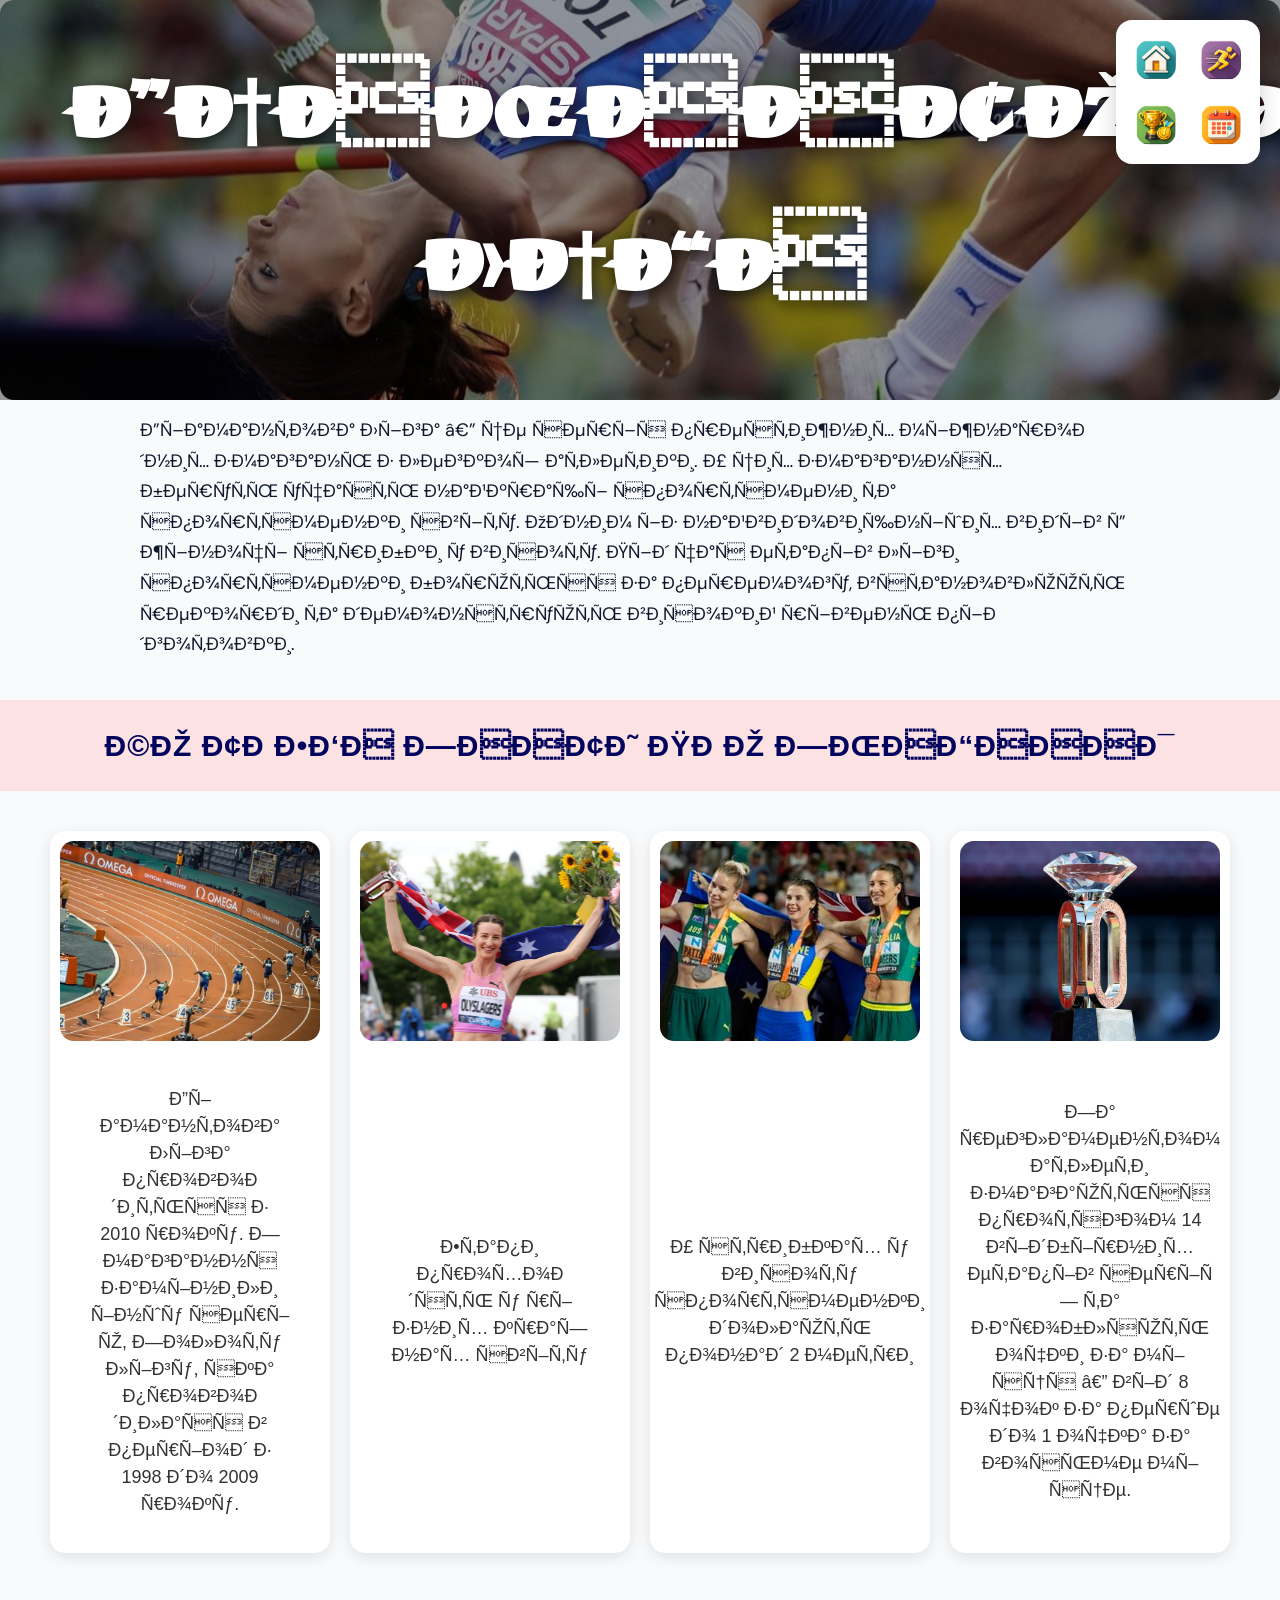
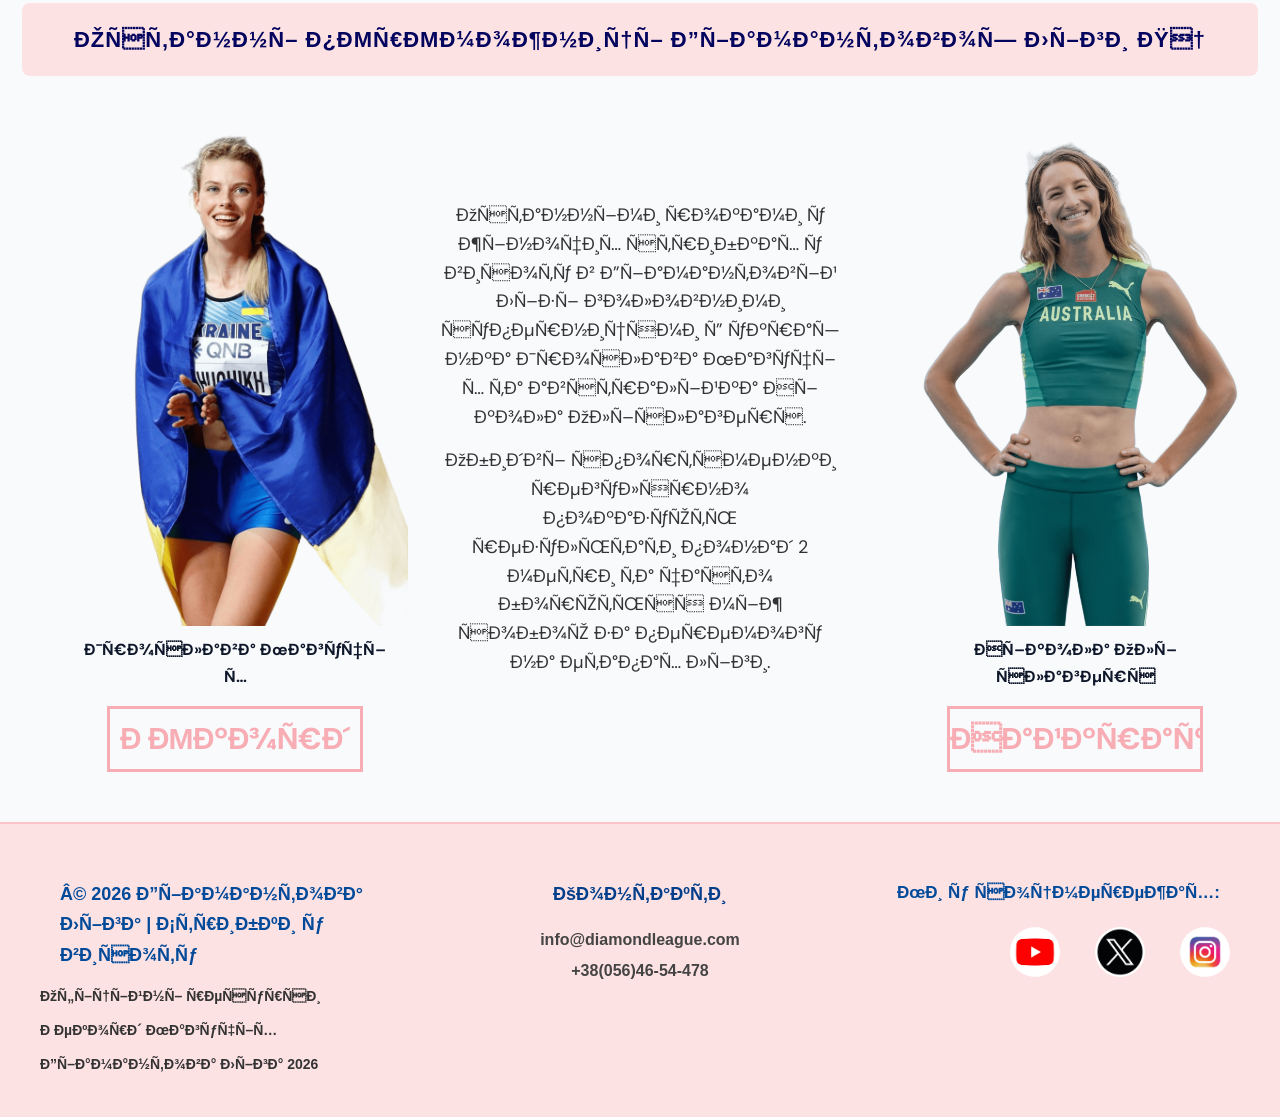
<file: index.html>
<!DOCTYPE html>
<html>

<head>
    <title>Діамантова ліга</title>
    <meta name="description" content="Про змагання та останніх переможниць. ">
    <meta name="keywords" content="Діамантова ліга, легка атлетика, спорт, змагання, стрибки, висота">
    <meta name="description" lang="en" content="About the competition and the last winners. ">
    <meta name="keywords" lang="en" content="Diamond League, athletics,sports, competition, high jump">
    <meta name="robots" content="index, follow">
    <meta http-equiv="Content-Type" content="text/html; charset=windows1251">
    <meta http-equiv="refresh" content="30">
    <link rel="stylesheet" href="style.css">
    <link rel="preconnect" href="https://fonts.googleapis.com">
    <link rel="preconnect" href="https://fonts.gstatic.com" crossorigin>
    <link
        href="https://fonts.googleapis.com/css2?family=Cabin:ital,wght@0,400..700;1,400..700&family=DM+Sans:ital,opsz,wght@0,9..40,100..1000;1,9..40,100..1000&family=Playfair+Display:ital,wght@0,400..900;1,400..900&display=swap"
        rel="stylesheet">

</head>

<body bgcolor="#f8fafc" text="#00000" link="#023e8a" vlink="#023e8a">


    <div class="banner">
        <div class="pos">
            <a href="index.html"><img src="images/home.png"></a>
            <a href="athletes.html"><img src="images/sport.png"></a>
            <a href="record.html"><img src="images/record.png"></a>
            <a href="dl2026.html"><img src="images/calendar.png"></a>
        </div>
        <img src="images/banner1.jpg" alt="banner">
        <div class="banner-text">ДІАМАНТОВА ЛІГА

        </div>
    </div>


    <p>Діамантова Ліга — це серія престижних міжнародних змагань з легкої атлетики. У цих змаганнях беруть участь
        найкращі
        спортсмени та спортсменки світу. Одним із найвидовищніших видів є жіночі стрибки у висоту. Під час етапів
        ліги
        спортсменки борються за перемогу, встановлюють рекорди та демонструють високий рівень підготовки. </p>
    <section class="info-section">
        <h2 class="section-title">ЩО ТРЕБА ЗНАТИ ПРО ЗМАГАННЯ</h2>

        <div class="cards-container">
            <div class="card">
                <img src="images/run.jpg" alt="Діамантова ліга" class="card-img">
                <div class="card-text">
                    <p>Діамантова Ліга проводиться з 2010 року. Змагання замінили іншу серію, Золоту лігу, яка
                        проводилася в період з 1998 до 2009 року.</p>
                </div>
            </div>
            <div class="card">
                <img src="images/olyslagers.jpg" alt="Етапи" class="card-img">
                <div class="card-text">
                    <p>Етапи проходять у різних країнах світу</p>
                </div>
            </div>
            <div class="card">
                <img src="images/image (1).jpg" alt="Стрибки" class="card-img">
                <div class="card-text">
                    <p>У стрибках у висоту спортсменки долають понад 2 метри</p>
                </div>
            </div>
            <div class="card">
                <img src="images/cup.jpg" alt="Регламент" class="card-img">
                <div class="card-text">
                    <p>За регламентом атлети змагаються протягом 14 відбірних етапів серії та заробляють очки за місця —
                        від 8 очок за перше до 1 очка за восьме місце.</p>
                </div>
            </div>
        </div>
    </section>
    <div class="winners">

        <h2 class="section-title">Останні переможниці Діамантової Ліги 🏆</h2>
        <div class="winners-content">

            <div class="winner-card">
                <img src="images/yaroslava.png" alt="Ярослава Магучіх">
                <p class="winner-name">Ярослава Магучіх</p>
                <a class="butt" href="record.html">Рекорд Магучіх</a>
            </div>

            <div class="winner-text">
                <p>
                    Останніми роками у жіночих стрибках у висоту в Діамантовій Лізі головними суперницями є українка
                    Ярослава Магучіх та австралійка Нікола Оліслагерс.
                </p>
                <p>
                    Обидві спортсменки регулярно показують результати понад 2 метри та часто борються між собою за
                    перемогу
                    на етапах ліги.
                </p>
            </div>

            <div class="winner-card">
                <img src="images/nicola.png" alt="Нікола Оліслагерс">
                <p class="winner-name">Нікола Оліслагерс</p>
                <a class="butt" href="athletes.html">Найкращі спортсменки</a>
            </div>
        </div>
    </div>

    <footer class="footer">
        <div class="footer-container">
            <div class="footer-left">
                <p class="footer-copy">© 2026 Діамантова Ліга | Стрибки у висоту</p>
                <nav class="footer-nav">
                    <a href="https://www.diamondleague.com/" target="_blank">Офіційні ресурси</a>
                    <a href="record.html">Рекорд Магучіх</a>
                    <a href="dl2026.html">Діамантова Ліга 2026</a>
                </nav>
            </div>
            <div class="footer-center">
                <p class="footer-title">Контакти</p>
                <div class="footer-links">
                    <a href="#">info@diamondleague.com</a><br>
                    <a href="#">+38(056)46-54-478</a>

                </div>
            </div>
            <div class="footer-right">
                <p class="social-title">Ми у соцмережах:</p>
                <div class="social-icons">
                    <a href="https://www.youtube.com/c/diamondleague" target="_blank">
                        <img src="images/cad6039c053896e2719e664ff6b16705.jpg" alt="YouTube">
                    </a>
                    <a href="https://x.com/Diamond_League" target="_blank">
                        <img src="images/8e72f7331b652b842b0c271ab144d332.jpg" alt="X">
                    </a>
                    <a href="https://www.instagram.com/diamondleagueathletics/" target="_blank">
                        <img src="images/a39858011887b289e54ee4883abce777.jpg" alt="Instagram">
                    </a>
                </div>
            </div>
        </div>
    </footer>


</body>

</html>
</file>
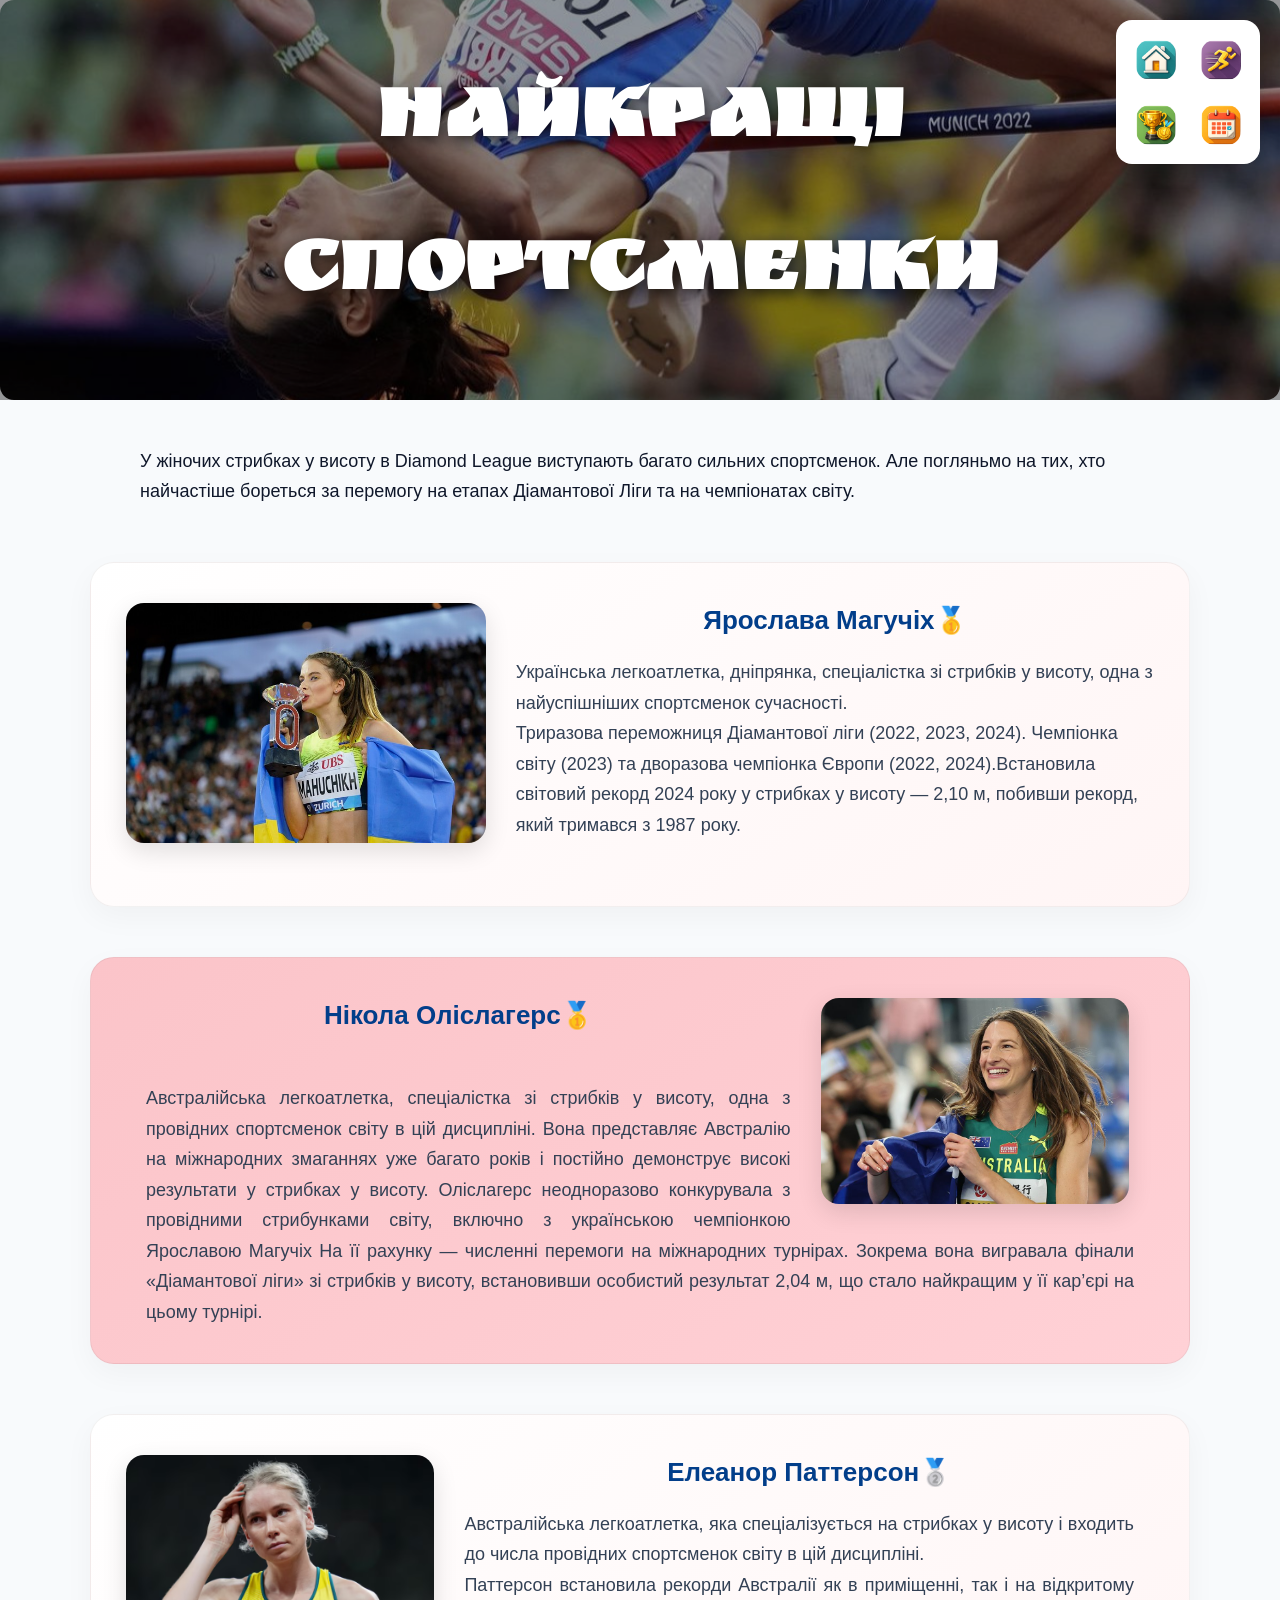
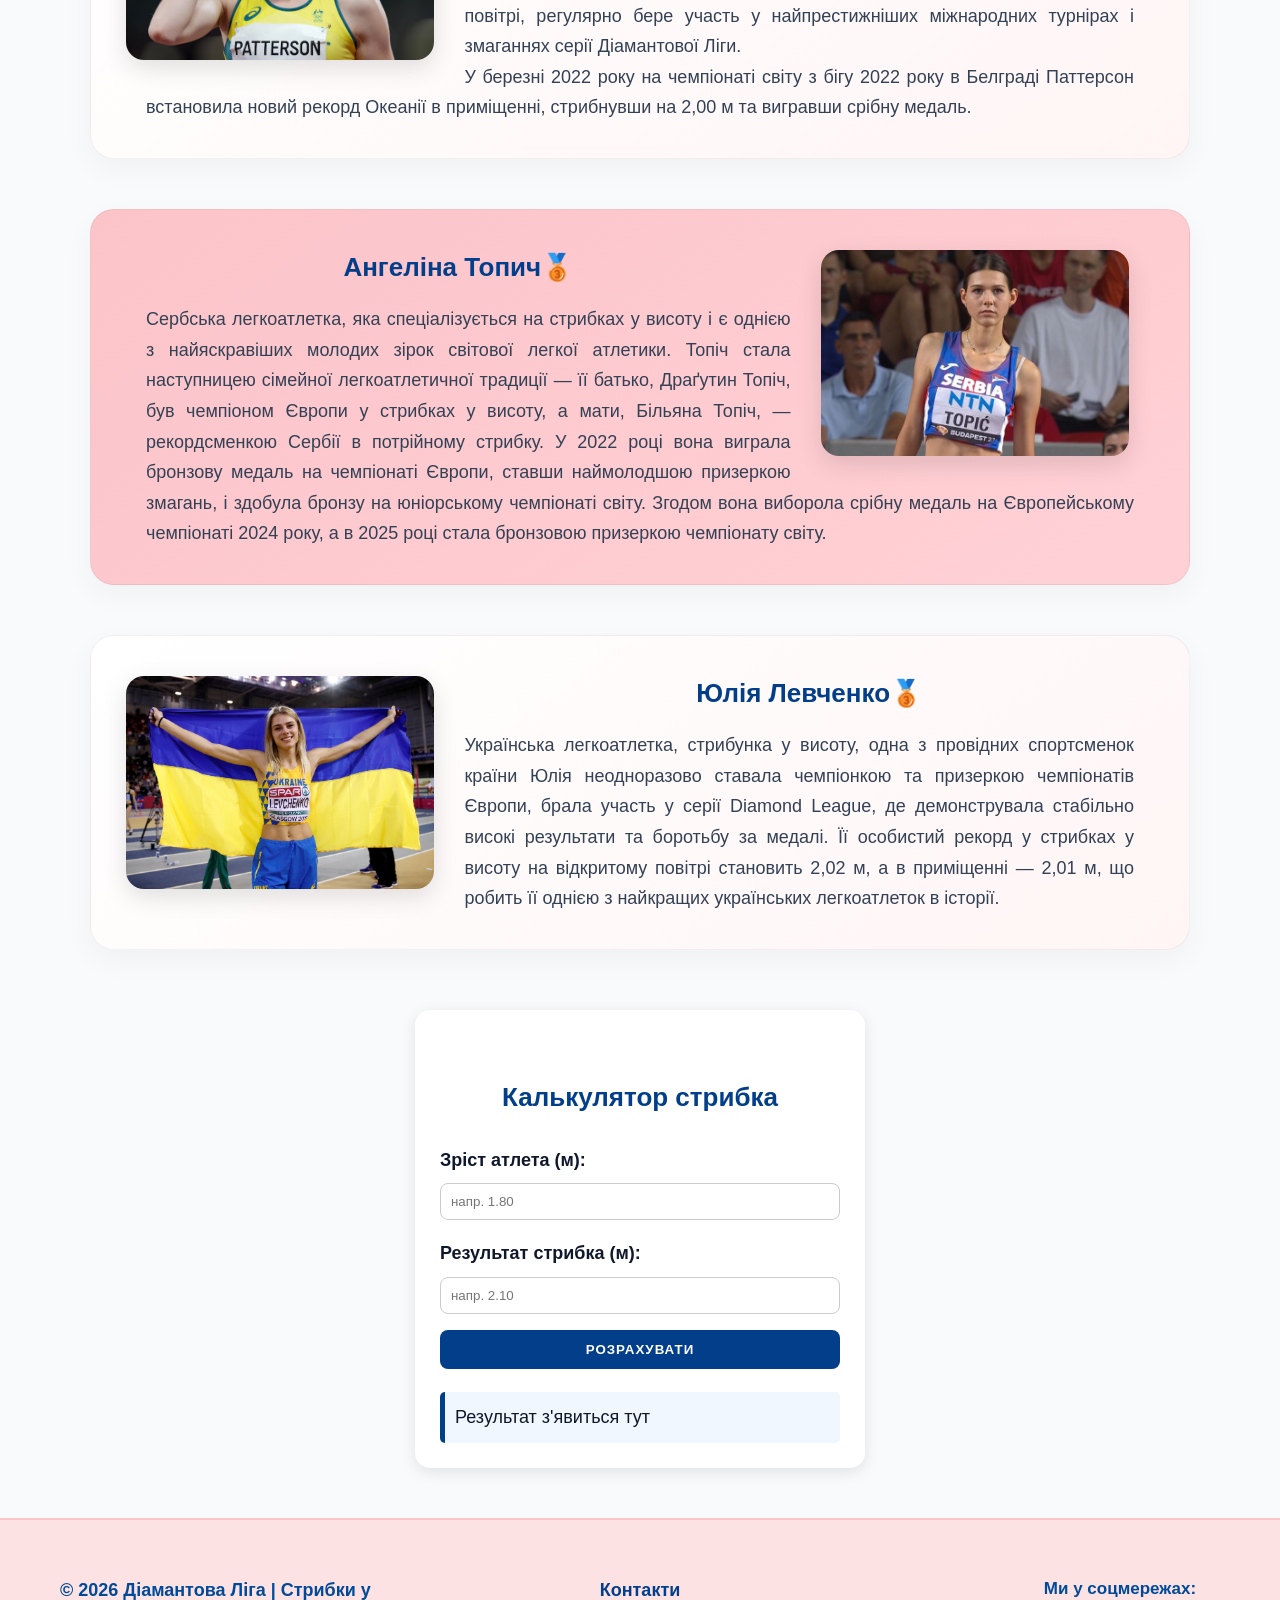
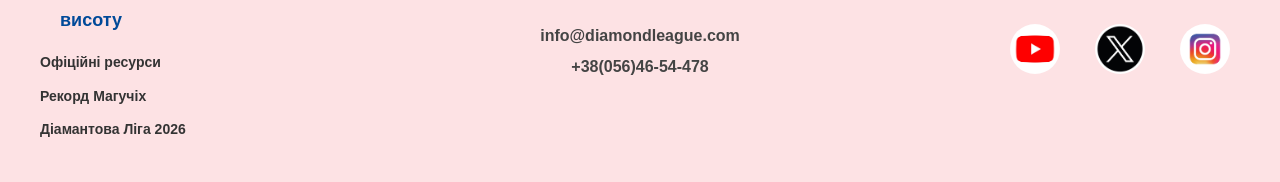
<file: athletes.html>
<!DOCTYPE html>
<html>

<head>
    <title>Найкращі спортсменки</title>
    <link rel="stylesheet" href="style.css">

</head>

<body bgcolor="#f8fafc" text="#00000" link="#023e8a" vlink="#023e8a">
    <div class="pos">
        <a href="index.html"><img src="images/home.png"></a>
        <a href="athletes.html"><img src="images/sport.png"></a>
        <a href="record.html"><img src="images/record.png"></a>
        <a href="dl2026.html"><img src="images/calendar.png"></a>
    </div>



    <div class="banner">
        <img src="images/banner1.jpg" alt="banner">
        <div class="banner-text">Найкращі спортсменки</div>
    </div>

    <p><br>У жіночих стрибках у висоту в Diamond League виступають багато сильних спортсменок. Але погляньмо на тих,
        хто
        найчастіше бореться за перемогу на етапах Діамантової Ліги та на чемпіонатах світу. </p>
    <div class="sports">
        <div class="sport-white">
            <img src="images/orig_756800.jpg" width="35%" height="auto" align="left" hspace="5px">
            <h2>Ярослава Магучіх🥇</h2>
            <p></p>Українська легкоатлетка, дніпрянка, спеціалістка зі стрибків у висоту, одна з найуспішніших
            спортсменок
            сучасності.<br>
            Триразова переможниця Діамантової ліги (2022, 2023, 2024). Чемпіонка світу (2023) та
            дворазова
            чемпіонка Європи (2022,
            2024).Встановила світовий рекорд 2024 року у стрибках у висоту — 2,10 м, побивши рекорд, який тримався
            з
            1987
            року.<br><br></p>
        </div>

        <div class="sport-pink">
            <img src="images/nic.jpg" width="30%" height="auto" align="right" hspace="5px">
            <h2>Нікола Оліслагерс🥇</h2><br>
            <p>Австралійська легкоатлетка, спеціалістка зі стрибків у висоту, одна з провідних спортсменок світу в цій
                дисципліні. Вона представляє Австралію на міжнародних змаганнях уже багато років і постійно демонструє
                високі
                результати у стрибках у висоту.
                Оліслагерс неодноразово конкурувала з провідними стрибунками світу, включно з українською чемпіонкою
                Ярославою
                Магучіх
                На її рахунку — численні перемоги на міжнародних турнірах.
                Зокрема вона вигравала фінали «Діамантової ліги» зі стрибків у висоту, встановивши особистий результат
                2,04
                м,
                що
                стало
                найкращим у її кар’єрі на цьому турнірі.</p>
        </div>
        <div class="sport-white">
            <img src="images/epatt.png" width="30%" height="auto" align="left" hspace="5px">
            <h2>Елеанор Паттерсон🥈</h2>
            <p>Австралійська легкоатлетка, яка спеціалізується на стрибках у висоту і входить до числа провідних
                спортсменок
                світу в цій дисципліні.<br>
                Паттерсон встановила рекорди Австралії як в приміщенні, так і на відкритому повітрі, регулярно бере
                участь у
                найпрестижніших міжнародних турнірах і змаганнях серії Діамантової Ліги.
                <br>У березні 2022 року на чемпіонаті світу з бігу 2022 року в Белграді Паттерсон
                встановила
                новий
                рекорд
                Океанії в приміщенні, стрибнувши на 2,00 м та вигравши срібну медаль.
            </p>
        </div>
        <div class="sport-pink">
            <img src="images/angelina.jpg" width="30%" height="auto" align="right" hspace="5px">
            <h2>Ангеліна Топич🥉</h2>
            <p>Сербська легкоатлетка, яка спеціалізується на стрибках у висоту і є однією з найяскравіших молодих зірок
                світової
                легкої
                атлетики.
                Топіч стала наступницею сімейної легкоатлетичної традиції — її батько, Драґутин Топіч, був чемпіоном
                Європи
                у
                стрибках у
                висоту, а мати, Більяна Топіч, — рекордсменкою Сербії в потрійному стрибку.
                У 2022 році вона виграла бронзову медаль на чемпіонаті Європи, ставши наймолодшою призеркою змагань, і
                здобула
                бронзу на
                юніорському чемпіонаті світу.
                Згодом вона виборола срібну медаль на Європейському чемпіонаті 2024 року, а в 2025 році стала бронзовою
                призеркою
                чемпіонату світу.</p>
        </div>
        <div class="sport-white">
            <img src="images/ulevchenko.jpg" width="30%" height="auto" align="left" hspace="5px">
            <h2>Юлія Левченко🥉</h2>
            <p>Українська легкоатлетка, стрибунка у висоту, одна з провідних спортсменок країни Юлія неодноразово
                ставала
                чемпіонкою та
                призеркою чемпіонатів Європи, брала участь у серії Diamond League, де демонструвала стабільно високі
                результати
                та
                боротьбу за медалі.
                Її особистий рекорд у стрибках у висоту на відкритому повітрі становить 2,02 м, а в приміщенні — 2,01 м,
                що
                робить
                її
                однією з найкращих українських легкоатлеток в історії.</p>
        </div>
    </div>
    <script src="jump.js"></script>
    <form id="calcForm">
        <h3 style="text-align: center;">Калькулятор стрибка</h3>

        <label>Зріст атлета (м):</label>
        <input type="number" class="req-field" id="height" step="0.01" placeholder="напр. 1.80">

        <label>Результат стрибка (м):</label>
        <input type="number" class="req-field" id="jump" step="0.01" placeholder="напр. 2.10">

        <input type="button" value="РОЗРАХУВАТИ" onclick="checkFields(); calculateLeap();">

        <div id="textrez">Результат з'явиться тут</div>
    </form>
    <footer class="footer">
        <div class="footer-container">
            <div class="footer-left">
                <p class="footer-copy">© 2026 Діамантова Ліга | Стрибки у висоту</p>
                <nav class="footer-nav">
                    <a href="https://www.diamondleague.com/" target="_blank">Офіційні ресурси</a>
                    <a href="record.html">Рекорд Магучіх</a>
                    <a href="dl2026.html">Діамантова Ліга 2026</a>
                </nav>
            </div>
            <div class="footer-center">
                <p class="footer-title">Контакти</p>
                <div class="footer-links">
                    <a href="#">info@diamondleague.com</a><br>
                    <a href="#">+38(056)46-54-478</a>

                </div>
            </div>
            <div class="footer-right">
                <p class="social-title">Ми у соцмережах:</p>
                <div class="social-icons">
                    <a href="https://www.youtube.com/c/diamondleague" target="_blank">
                        <img src="images/cad6039c053896e2719e664ff6b16705.jpg" alt="YouTube">
                    </a>
                    <a href="https://x.com/Diamond_League" target="_blank">
                        <img src="images/8e72f7331b652b842b0c271ab144d332.jpg" alt="X">
                    </a>
                    <a href="https://www.instagram.com/diamondleagueathletics/" target="_blank">
                        <img src="images/a39858011887b289e54ee4883abce777.jpg" alt="Instagram">
                    </a>
                </div>
            </div>
        </div>
    </footer>
</body>

</html>
</file>
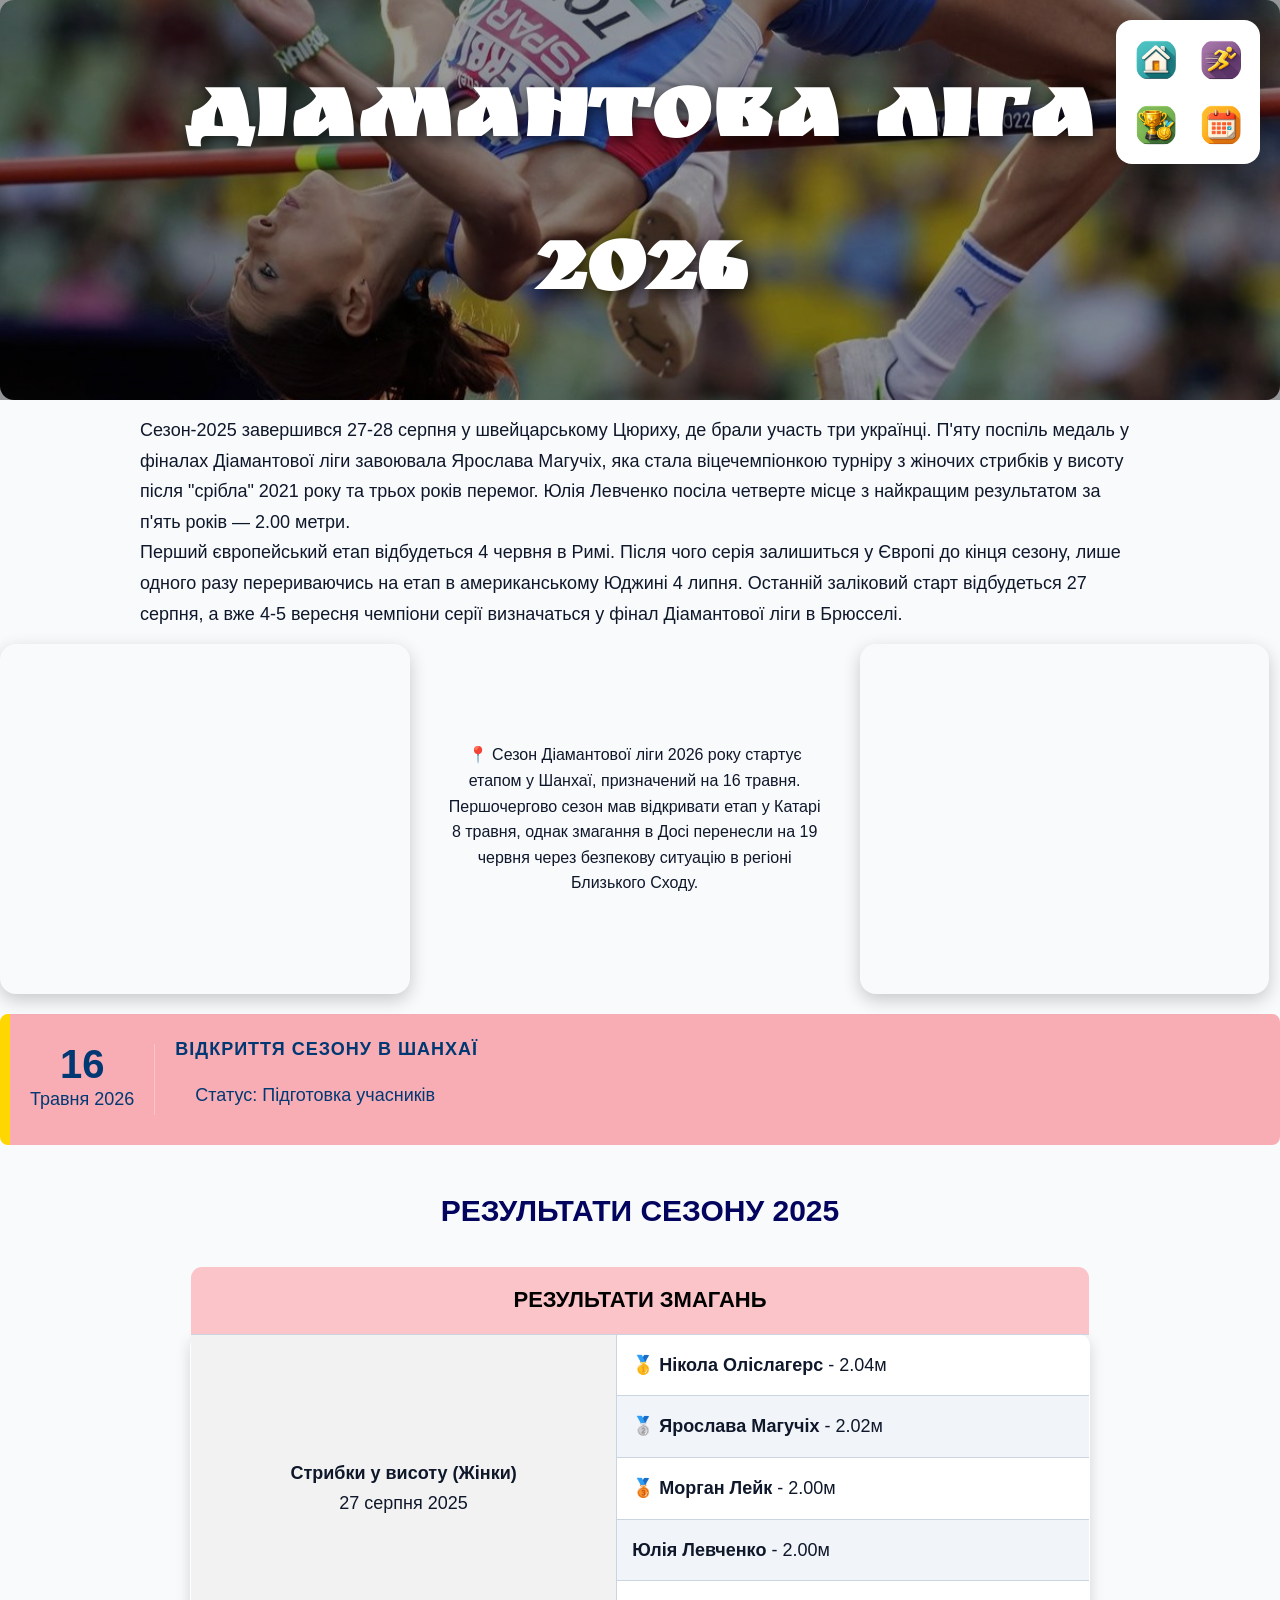
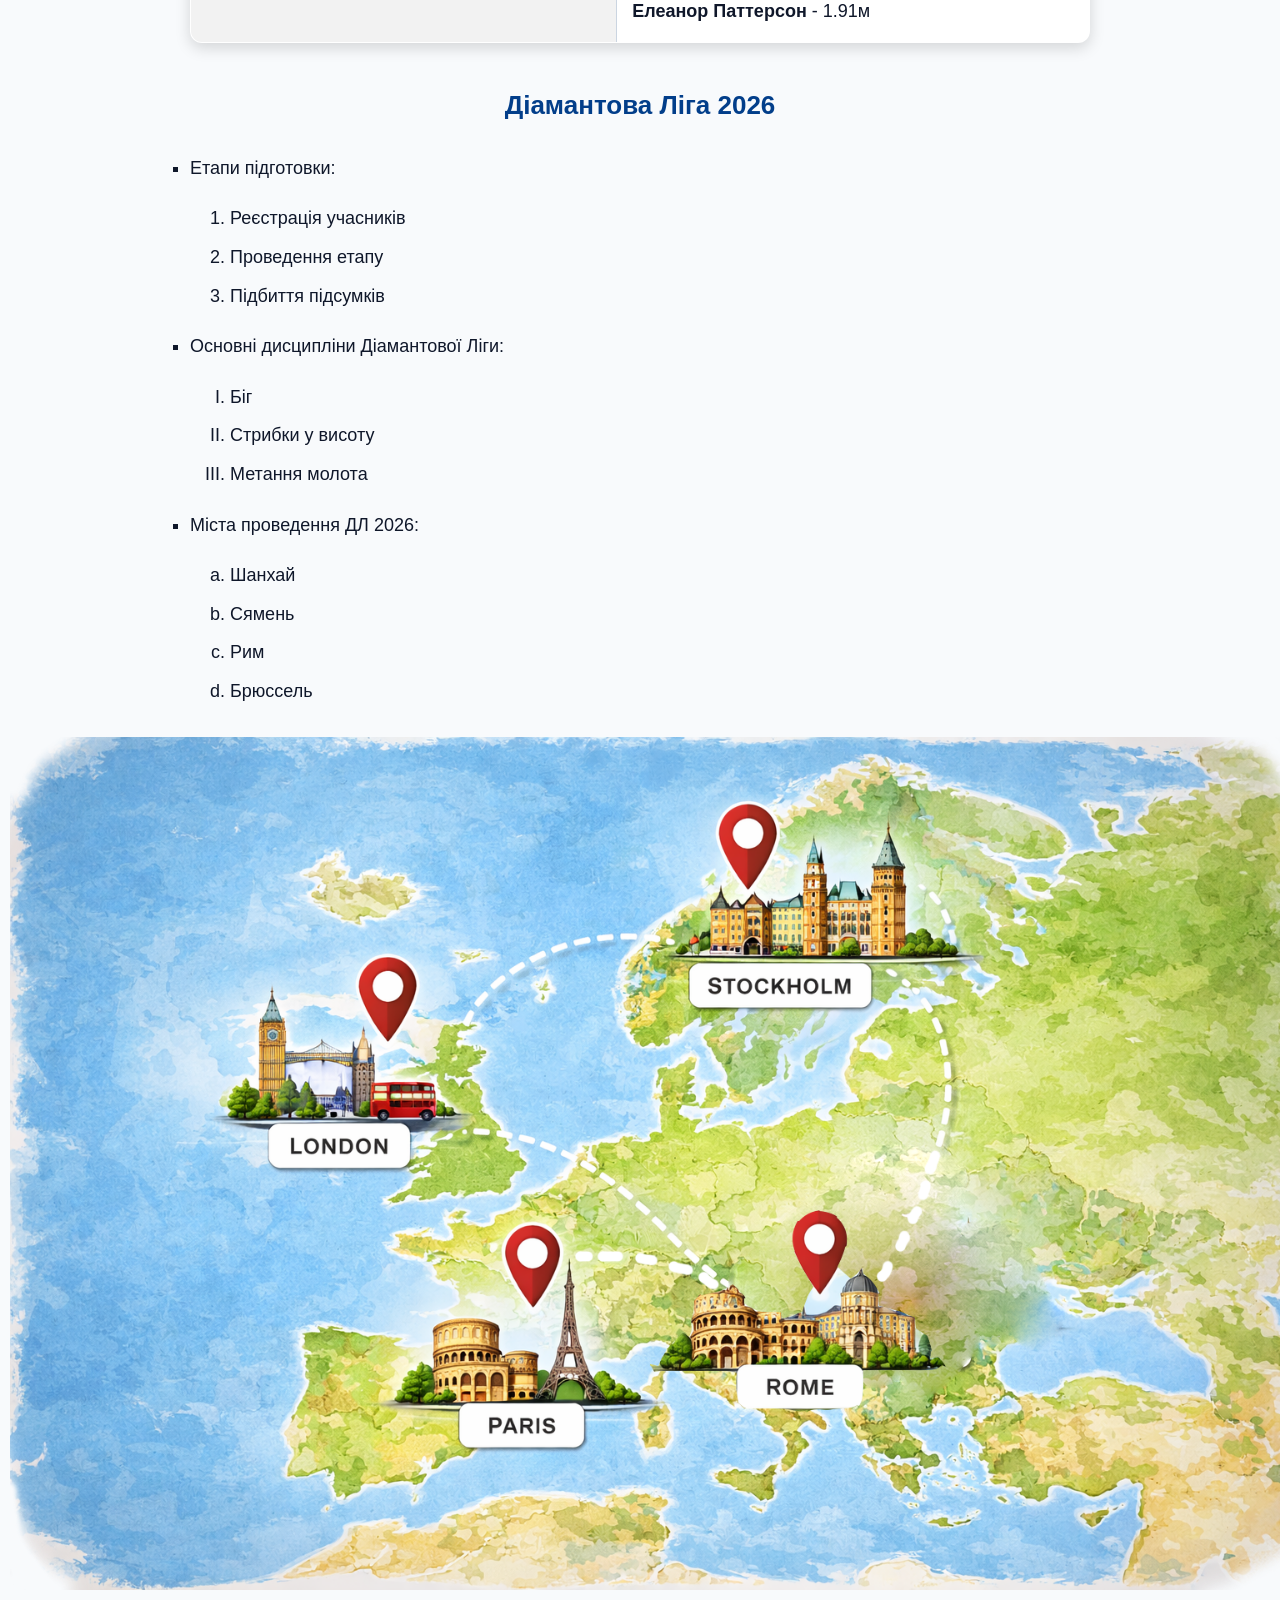
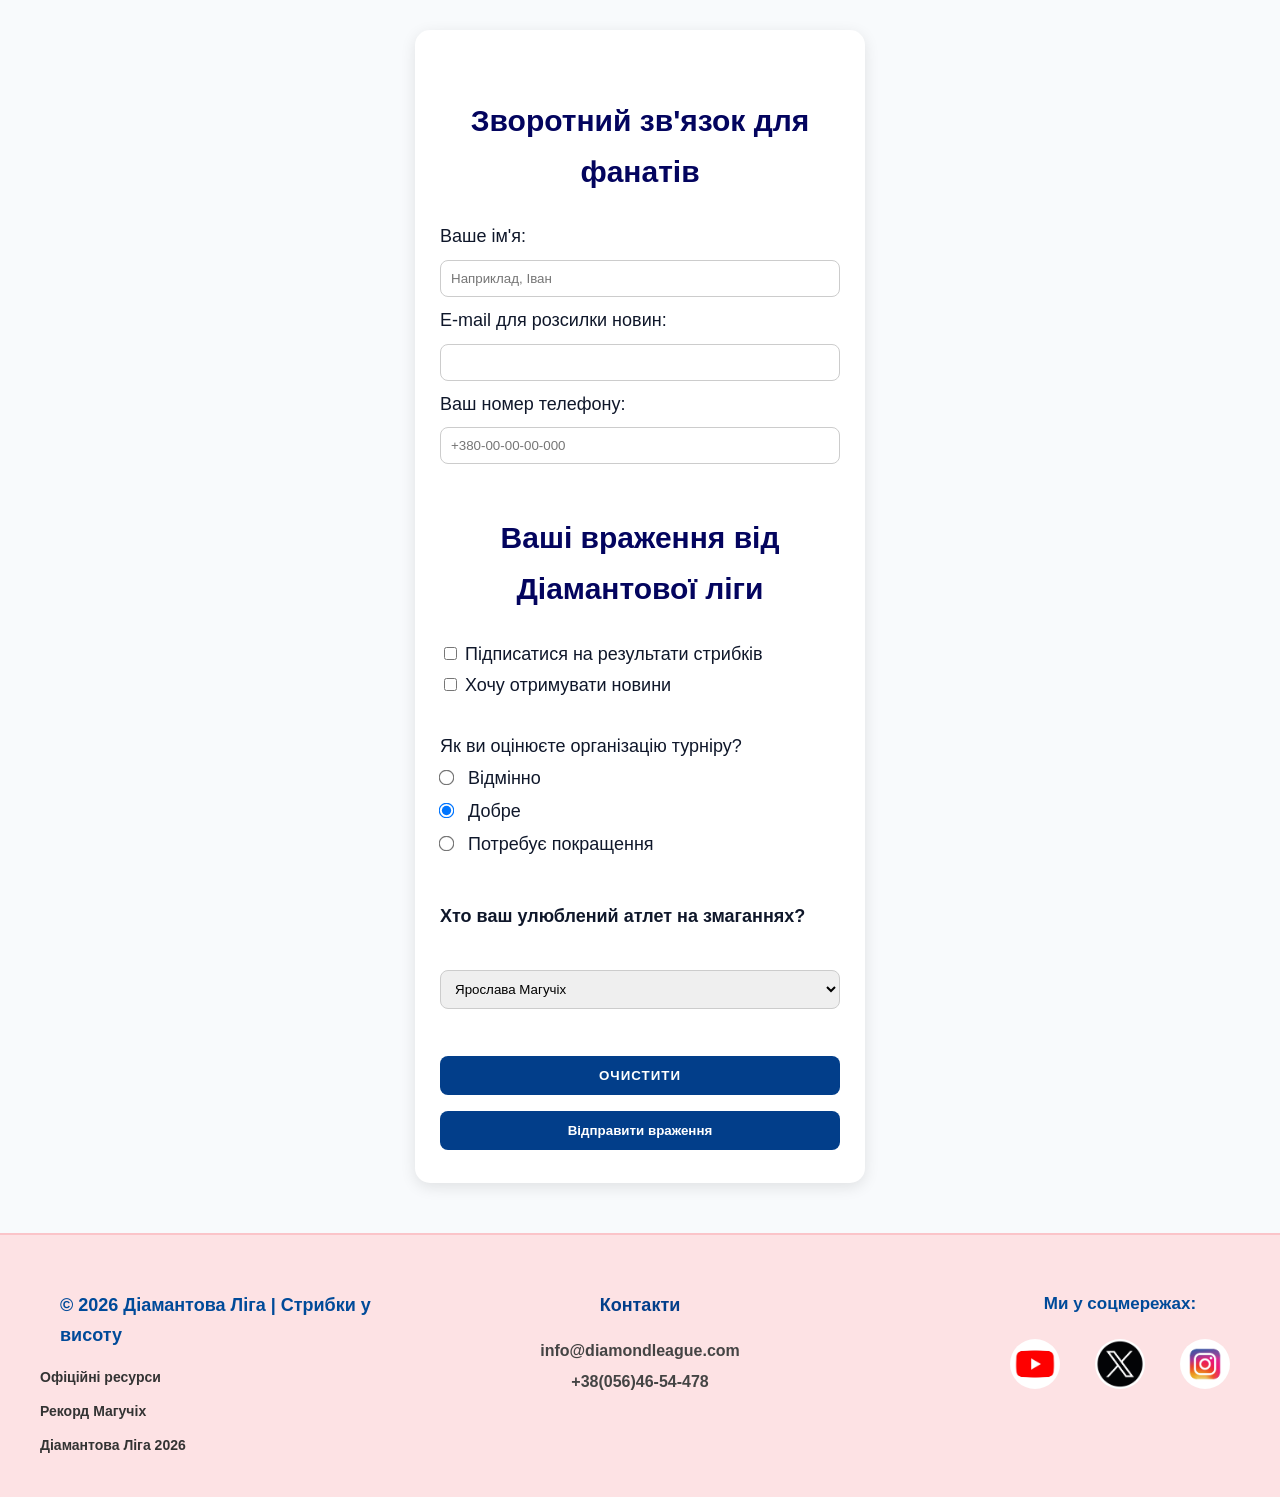
<file: dl2026.html>
<!DOCTYPE html>
<html>

<head>
    <title>Діамантова Ліга 2026</title>
    <link rel="stylesheet" href="style.css">
</head>

<body bgcolor="#f8fafc" text="#00000" link="#023e8a" vlink="#023e8a">
    <div class="pos">
        <a href="index.html"><img src="images/home.png"></a>
        <a href="athletes.html"><img src="images/sport.png"></a>
        <a href="record.html"><img src="images/record.png"></a>
        <a href="dl2026.html"><img src="images/calendar.png"></a>
    </div>

    <div class="banner">
        <img src="images/banner1.jpg" alt="banner">
        <div class="banner-text">Діамантова Ліга 2026 </div>
    </div>

    <p>Сезон-2025 завершився 27-28 серпня у швейцарському Цюриху, де брали участь три українці. П'яту поспіль медаль
        у
        фіналах Діамантової ліги завоювала Ярослава Магучіх, яка стала віцечемпіонкою турніру з жіночих стрибків у
        висоту після "срібла" 2021 року та трьох років перемог.
        Юлія Левченко посіла четверте місце з найкращим результатом за п'ять років — 2.00 метри.<br>Перший
        європейський
        етап відбудеться 4 червня в Римі. Після чого серія залишиться у Європі до кінця сезону, лише одного разу
        перериваючись на етап в американському Юджині 4 липня.

        Останній заліковий старт відбудеться 27 серпня, а вже 4-5 вересня чемпіони серії визначаться у фінал
        Діамантової
        ліги в Брюсселі. </p>
    <div class="map-item">
        <iframe
            src="https://www.google.com/maps/embed?pb=!1m13!1m8!1m3!1d380102.7151264361!2d12.505178!3d41.902481!3m2!1i1024!2i768!4f13.1!3m2!1m1!2zNDHCsDUzJzQ4LjIiTiAxMsKwMjgnNTUuOSJF!5e0!3m2!1sen!2sus!4v1777530331075!5m2!1sen!2sus"
            width="600" height="450" style="border:0;" allowfullscreen="" loading="lazy">
        </iframe>
    </div>
    <p class="map-text">
        📍 Сезон Діамантової ліги 2026 року стартує етапом у Шанхаї, призначений на 16 травня. Першочергово сезон мав
        відкривати етап у Катарі 8 травня, однак змагання в Досі перенесли на 19 червня через безпекову ситуацію в
        регіоні Близького Сходу.
    </p>

    <div class="map-item">
        <iframe
            src="https://www.google.com/maps/embed?pb=!1m13!1m8!1m3!1d115445.33931989035!2d51.497947!3d25.281790000000004!3m2!1i1024!2i768!4f13.1!3m2!1m1!2zMjXCsDE3JzA3LjYiTiA1McKwMzEnNTEuNyJF!5e0!3m2!1sen!2sus!4v1777530420960!5m2!1sen!2sus"
            width="600" height="450" style="border:0;" allowfullscreen="" loading="lazy">
        </iframe>
    </div>
    <div class="event-info">
        <div class="event-date">
            <span class="day">16</span>
            <span class="month">Травня</span>
            <span class="year">2026</span>
        </div>
        <div class="event-details">
            <h4>Відкриття сезону в Шанхаї</h4>
            <p>Статус: Підготовка учасників</p>
        </div>
    </div>

    <h2>РЕЗУЛЬТАТИ СЕЗОНУ 2025</h2>
    <table border="1" width="600">
        <caption>РЕЗУЛЬТАТИ ЗМАГАНЬ</caption>
        <tbody>
            <tr>
                <td align="center" rowspan="5" bgcolor="#f2f2f2">
                    <b>Стрибки у висоту (Жінки)</b><br>
                    27 серпня 2025
                </td>

                <td align="left">
                    🥇 <b>Нікола Оліслагерс</b> - 2.04м
                </td>
            </tr>
            <tr>
                <td align="left">
                    🥈 <b>Ярослава Магучіх</b> - 2.02м
                </td>
            </tr>
            <tr>
                <td align="left">
                    🥉 <b>Морган Лейк</b> - 2.00м
                </td>
            </tr>
            <tr>
                <td align="left">
                    <b>Юлія Левченко</b> - 2.00м
            </tr>
            <tr>
                <td align="left">
                    <b>Елеанор Паттерсон</b> - 1.91м
                </td>
            </tr>
        </tbody>
    </table>

    <h3>Діамантова Ліга 2026</h3>
    <ul type="square">

        <li>Етапи підготовки:</li>
        <ol type="1">
            <li>Реєстрація учасників</li>
            <li>Проведення етапу</li>
            <li>Підбиття підсумків</li>
        </ol>


        <li>Основні дисципліни Діамантової Ліги:</li>
        <ol type="I">
            <li>Біг</li>
            <li>Стрибки у висоту</li>
            <li>Метання молота</li>
        </ol>


        <li>Міста проведення ДЛ 2026:
            <ol type="a" start="1">
                <li>Шанхай</li>
                <li>Сямень</li>
                <li>Рим</li>
                <li>Брюссель</li>
            </ol>
        </li>
    </ul>
    <title>Міста проведення ДЛ</title>
    <link rel="stylesheet" type="text/css" href="style.css">
    </head>

    <body bgcolor="#383838">

        <img src="images/map.png" width=100%" height="auto" usemap="#map">

        <map name="map">
            <area shape="rect" coords="823,83, 1149,249" href="https://stockholm.diamondleague.com/" target="_blank"
                title="Stockholm">

            <area shape="rect" coords="465,623,769,833" href="https://paris.diamondleague.com/" target="_blank"
                title="Paris">

            <area shape="rect" coords="831,579, 1119, 799" href="https://rome.diamondleague.com/" target="_blank"
                title="Rome">
            <area shape="rect" coords="255,257, 555, 495" href="https://london.diamondleague.com/" target="_blank"
                title="London">
        </map>
        <form id="calcForm" action="page.html" method="GET" autocomplete="on">
            <h2>Зворотний зв'язок для фанатів</h2>

            Ваше ім'я: <input type="text" name="visitor_name" placeholder="Наприклад, Іван" required><br>
            E-mail для розсилки новин: <input type="email" name="email"><br>
            Ваш номер телефону: <input type="tel" placeholder="+380-00-00-00-000"><br>

            <h2>Ваші враження від Діамантової ліги</h2>
            <input type="checkbox" name="interest"> Підписатися на результати стрибків<br>
            <input type="checkbox" name="feedback"> Хочу отримувати новини <br>

            <br>Як ви оцінюєте організацію турніру?<br>
            <input type="radio" name="rating" value="top"> Відмінно<br>
            <input type="radio" name="rating" value="mid" checked> Добре<br>
            <input type="radio" name="rating" value="low"> Потребує покращення<br>
            <br>
            <label for="athlete">Хто ваш улюблений атлет на змаганнях?</label><br>
            <select name="athlete" id="athlete">
                <option value="maguchikh">Ярослава Магучіх</option>
                <option value="levchenko">Юлія Левченко</option>
                <option value="other">Інший атлет</option>
            </select><br><br>

            <input type="reset" value="Очистити">
            <input type="submit" value="Відправити враження">
        </form>

        <footer class="footer">
            <div class="footer-container">
                <div class="footer-left">
                    <p class="footer-copy">© 2026 Діамантова Ліга | Стрибки у висоту</p>
                    <nav class="footer-nav">
                        <a href="https://www.diamondleague.com/" target="_blank">Офіційні ресурси</a>
                        <a href="record.html">Рекорд Магучіх</a>
                        <a href="dl2026.html">Діамантова Ліга 2026</a>
                    </nav>
                </div>
                <div class="footer-center">
                    <p class="footer-title">Контакти</p>
                    <div class="footer-links">
                        <a href="#">info@diamondleague.com</a><br>
                        <a href="#">+38(056)46-54-478</a>

                    </div>
                </div>
                <div class="footer-right">
                    <p class="social-title">Ми у соцмережах:</p>
                    <div class="social-icons">
                        <a href="https://www.youtube.com/c/diamondleague" target="_blank">
                            <img src="images/cad6039c053896e2719e664ff6b16705.jpg" alt="YouTube">
                        </a>
                        <a href="https://x.com/Diamond_League" target="_blank">
                            <img src="images/8e72f7331b652b842b0c271ab144d332.jpg" alt="X">
                        </a>
                        <a href="https://www.instagram.com/diamondleagueathletics/" target="_blank">
                            <img src="images/a39858011887b289e54ee4883abce777.jpg" alt="Instagram">
                        </a>
                    </div>
                </div>
            </div>
        </footer>
    </body>

</html>
</file>
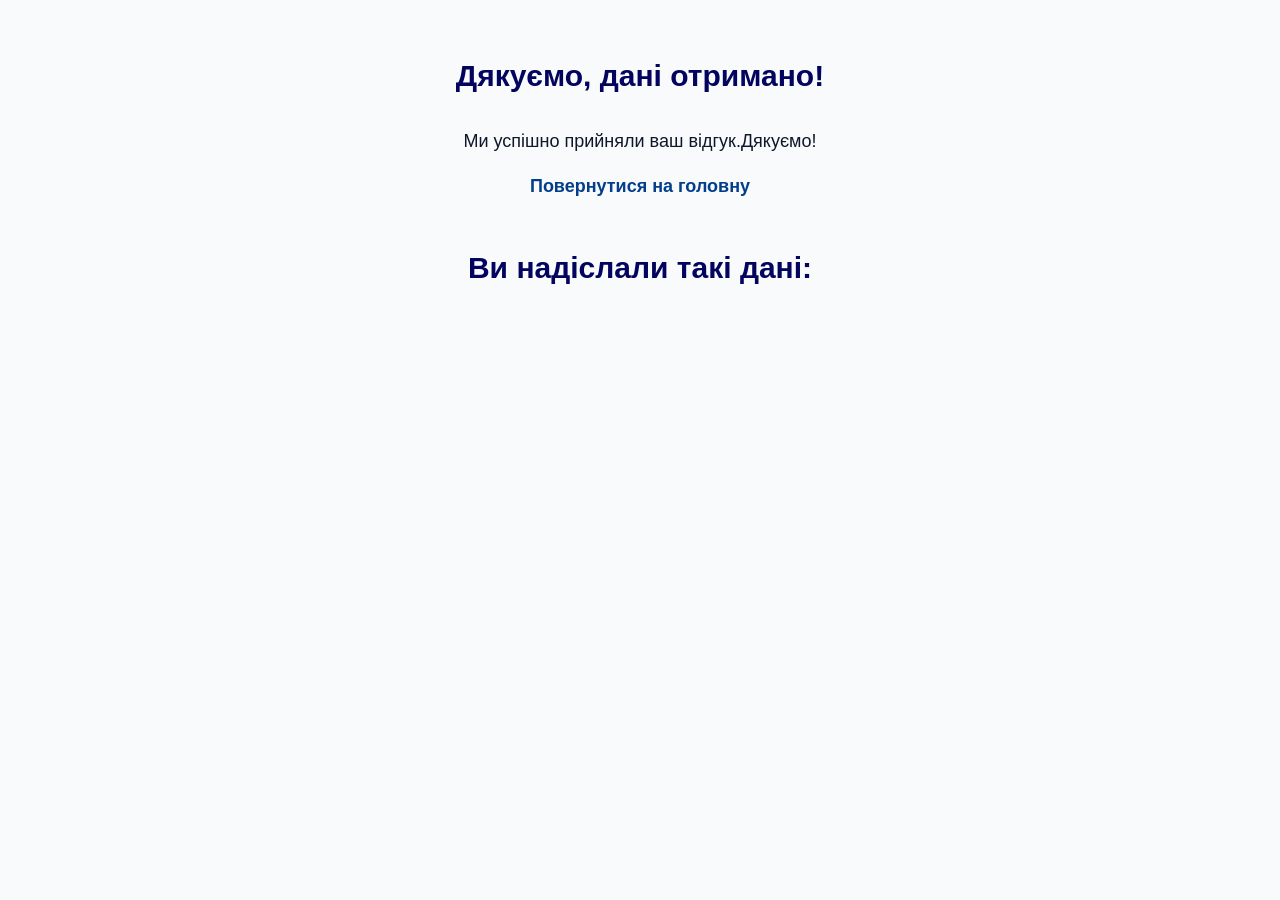
<file: page.html>
<!DOCTYPE html>
<html lang="uk">

<head>
    <meta charset="UTF-8">
    <title>Обробка даних</title>
    <link rel="stylesheet" href="style.css">
</head>

<body>
    <div style="text-align: center; margin-top: 50px;">
        <h2>Дякуємо, дані отримано!</h2>
        <p>Ми успішно прийняли ваш відгук.Дякуємо!</p>
        <a href="index.html">Повернутися на головну</a>
    </div>
    <div id="result-display"></div>

    <script>
        const params = new URLSearchParams(window.location.search);
        const container = document.getElementById('result-display');
        let html = "<h2>Ви надіслали такі дані:</h2><ul>";
        for (const [key, value] of params.entries()) {
            html += `<li><b>${key}:</b> ${value}</li>`;
        }
        html += "</ul>";
        container.innerHTML = html;
    </script>
</body>


</html>
</file>
<file: style.css>
@import url('https://fonts.googleapis.com/css2?family=Ruslan+Display&display=swap');

#calcForm {
    background-color: #ffffff;
    padding: 25px;
    border-radius: 15px;
    box-shadow: 0 4px 15px rgba(0, 0, 0, 0.1);
    max-width: 400px;
    margin: 20px auto;
    font-family: Arial, sans-serif;
}

#calcForm input[type="number"] {
    width: 100%;
    padding: 10px;
    margin: 8px 0;
    border: 1px solid #ccc;
    border-radius: 8px;
    box-sizing: border-box;
}



#calcForm input[type="button"]:hover {
    background-color: #0056b3;
}

#textrez {
    margin-top: 15px;
    padding: 10px;
    background-color: #f0f7ff;
    border-left: 5px solid #023e8a;
    border-radius: 5px;
}

#calcForm label {
    display: block;
    margin-top: 10px;
    font-weight: bold;
}

#calcForm input[type="text"],
#calcForm input[type="email"],
#calcForm input[type="tel"],
#calcForm select {
    width: 100%;
    padding: 10px;
    margin: 8px 0;
    border: 1px solid #ccc;
    border-radius: 8px;
    box-sizing: border-box;
}



#calcForm input[type="button"],
#calcForm input[type="reset"],
#calcForm input[type="submit"] {
    width: 100%;
    padding: 12px;
    margin: 8px 0;
    border: none;
    border-radius: 8px;
    cursor: pointer;
    font-weight: bold;
    background-color: #023e8a;
    color: white;
    box-sizing: border-box;
    transition: background 0.3s;
}


#calcForm input[type="button"]:hover,
#calcForm input[type="reset"]:hover,
#calcForm input[type="submit"]:hover {
    background-color: #0056b3;
}

.pos {
    position: absolute;
    top: 20px;
    right: 20px;
    z-index: 9999;
    background: white;
    padding: 12px;
    border-radius: 16px;
    box-shadow: 0 6px 20px rgba(0, 0, 0, 0.2);
    display: grid;
    grid-template-columns: repeat(2, 55px);
    gap: 10px;
    width: fit-content;
}

.pos a {
    width: 55px;
    height: 55px;
    border-radius: 12px;
    display: flex;
    justify-content: center;
    align-items: center;
    transition: 0.2s;
    z-index: 10000;
}

.pos a:hover {
    background: #e0f2fe;
    transform: scale(1.05);
}

.pos a img {
    width: 40px;
    height: 40px;
    object-fit: contain;
}

body {
    margin: 0;
    padding: 0;
    background: #f8fafc;
    color: #0f172a;
    font-family: "DM Sans", sans-serif;
    line-height: 1.7;
    font-size: 18px;
}

h1 {
    text-align: center;
    font-size: 42px;
    margin-top: 30px;
    margin-bottom: 10px;
    color: #023e8a;
    letter-spacing: 2px;
}

h2 {
    text-align: center;
    font-size: 30px;
    margin-top: 40px;
    color: #03045e;
}

h3 {
    text-align: center;
    font-size: 26px;
    margin-top: 40px;
    color: #023e8a;
}

p {
    max-width: 1000px;
    margin: 15px auto;
    padding: 0 20px;
    font-size: 18px;
}

a {
    color: #023e8a;
    text-decoration: none;
    font-weight: bold;
}

a:hover {
    text-decoration: underline;
}

.banner {
    position: relative;
    width: 100%;
    height: 400px;
    overflow: visible;
}

.banner img {
    width: 100%;
    height: 100%;
    object-fit: cover;
    margin-top: 0px;
    margin: 0;
    display: block;
}

.banner::after {
    content: "";
    position: absolute;
    top: 0;
    left: 0;
    width: 100%;
    height: 100%;
    background: rgba(0, 0, 0, 0.4);
    z-index: 1;
}

.banner-text {
    position: absolute;
    top: 50%;
    left: 50%;
    transform: translate(-50%, -50%);
    color: #ffffff;
    font-family: 'Ruslan Display', cursive;
    font-size: 90px;
    font-weight: 900;
    text-transform: uppercase;
    text-align: center;
    width: 90%;
    z-index: 10;
    text-shadow: 2px 4px 15px rgba(0, 0, 0, 0.7);

}

.sports {
    max-width: 1100px;
    margin: -30px auto;
    padding: 20px;
    font-size: 18px;
    line-height: 1.7;
    color: #334155;
}

.sport-pink,
.sport-white {
    padding: 35px;
    border-radius: 24px;
    margin: 50px 0;
    overflow: hidden;
    box-shadow: 0 10px 30px rgba(0, 0, 0, 0.04);
    transition: transform 0.3s ease, box-shadow 0.3s ease;
    border: 1px solid rgba(0, 0, 0, 0.05);
}

.sport-pink:hover,
.sport-white:hover {
    transform: translateY(-5px);
    box-shadow: 0 15px 35px rgba(0, 0, 0, 0.08);
}

.sport-pink {
    background: linear-gradient(145deg, #fbc4c9, #ffd1d6);
}

.sport-white {
    background: linear-gradient(145deg, #ffffff, #fff5f5);
}

.sports h2 {
    font-size: 26px;
    color: #023e8a;
    margin: 0 0 15px 0;
    display: block;
}

.sports p {
    margin: 0;
    text-align: justify;
    hyphens: auto;
}

.sports img {
    border-radius: 18px;
    box-shadow: 0 8px 25px rgba(0, 0, 0, 0.12);
    margin: 5px 25px 20px 0;

}

.sports img[align="left"] {
    float: left;
    margin-right: 30px;
}

.sports img[align="right"] {
    float: right;
    margin-left: 30px;
}

.sports::after {
    content: "";
    display: table;
    clear: both;
}

.map-item {
    display: inline-block;
    width: 32%;
    vertical-align: middle;
    border-radius: 16px;
    overflow: hidden;
    box-shadow: 0 6px 18px rgba(0, 0, 0, 0.2);
}

.map-item iframe {
    width: 100%;
    height: 350px;
    border: 0;
    display: block;
}

.map-text {
    display: inline-block;
    width: 30%;
    vertical-align: middle;
    padding: 18px;
    border-radius: 16px;
    text-align: center;
    font-size: 16px;
    line-height: 1.6;
    margin: 0 10px;
}

.section-title {
    background-color: #fde2e4;
    text-align: center;
    padding: 20px 0;
    font-family: sans-serif;
    letter-spacing: 1px;
    margin-bottom: 40px;
    text-transform: uppercase;
}

.cards-container {
    display: flex;
    justify-content: center;
    gap: 20px;
    padding: 0 20px;
    flex-wrap: wrap;
    align-items: stretch;
}

.card {
    background: #fff;
    width: 280px;
    border-radius: 15px;
    overflow: hidden;
    box-shadow: 0 4px 15px rgba(0, 0, 0, 0.1);
    display: flex;
    flex-direction: column;
    text-align: center;
    transition: 0.3s ease;
}

.card-img {
    width: 93%;
    height: 200px;
    object-fit: cover;
}

.card:hover {
    transform: translateY(-10px);
    box-shadow: 0 10px 25px rgba(0, 0, 0, 0.2);
}

.card-text {
    padding: 20px;
    font-family: sans-serif;
    font-size: 14px;
    line-height: 1.5;
    color: #333;
    flex-grow: 1;
    display: flex;
    align-items: center;
    justify-content: center;
}

.gallery {
    display: flex;
    justify-content: space-between;
    gap: 20px;
    margin: 30px 0;
}

.gallery img {
    width: 32%;
    height: 250px;
    object-fit: cover;
    border-radius: 15px;
    box-shadow: 0 4px 15px rgba(0, 0, 0, 0.1);
    transition: transform 0.3s ease;
}

.gallery img:hover {
    transform: scale(1.05);
}

img {
    border-radius: 14px;
    margin: 10px;
}

table {
    margin: 30px auto;
    border-collapse: collapse;
    width: 80%;
    max-width: 900px;
    background: white;
    border-radius: 12px;
    overflow: hidden;
    box-shadow: 0 5px 15px rgba(0, 0, 0, 0.15);
}

caption {
    font-size: 22px;
    font-weight: bold;
    padding: 15px;
    background: #fbc4c9;
    color: rgb(0, 0, 0);
}

td,
th {
    padding: 15px;
    font-size: 18px;
    border: 1px solid #cbd5e1;
}

tr:nth-child(even) {
    background: #f1f5f9;
}

ul,
ol {
    max-width: 900px;
    margin: 20px auto;
    padding: 0 40px;
    font-size: 18px;
}

li {
    margin: 8px 0;
}

video,
audio {
    border-radius: 16px;
    box-shadow: 0 6px 20px rgba(0, 0, 0, 0.2);
    margin-top: 20px;
}

div[align="center"] {
    margin: 30px auto;
    max-width: 1000px;
    padding: 20px;
    background: white;
    border-radius: 16px;
    box-shadow: 0 6px 18px rgba(0, 0, 0, 0.15);
}

.footer {
    margin-top: 50px;
    background-color: #fde2e4;
    padding: 40px 20px;
    border-top: 2px solid #fbc4c9;
    font-family: Arial, sans-serif;
}

.footer-container {
    max-width: 1200px;
    margin: 0 auto;
    display: grid;
    grid-template-columns: 1fr 1fr 1fr;
    gap: 30px;
    align-items: start;
}

.footer-left {
    text-align: left;
    justify-self: start;
}

.footer-center {
    text-align: center;
    justify-self: center;
}

.footer-right {
    text-align: right;
    justify-self: end;
}

.footer-title {
    text-align: inherit;
}

.footer-title {
    font-weight: bold;
    color: #023e8a;
    margin-bottom: 15px;
}

.footer-center {
    display: flex;
    flex-direction: column;
    align-items: center;
    text-align: center;
}

.footer-right {
    display: flex;
    flex-direction: column;
    align-items: flex-end;
    text-align: right;
}

.footer-copy {
    font-weight: bold;
    color: #004a99;
    margin-bottom: 15px;
    display: block;
}

.footer-nav {
    display: flex;
    flex-direction: column;
    gap: 10px;
}

.footer-nav a {
    text-decoration: none;
    color: #333;
    font-size: 14px;
    transition: 0.3s;
}

.footer-nav a:hover {
    color: #ff4d6d;
    text-decoration: underline;
}

.footer-links a {
    text-decoration: none;
    color: #444;
    font-size: 16px;
    transition: 0.2s;
}

.footer-links a:hover {
    color: #ff4d6d;
    text-decoration: underline;
}

.social-title {
    font-size: 17px;
    color: #004a99;
    font-weight: 600;
    margin-bottom: 10px;
    text-align: right;
}

.social-icons {
    display: flex;
    gap: 15px;
}

.social-icons img {
    width: 50px;
    height: 50px;
    border-radius: 50%;
    object-fit: cover;
    transition: transform 0.3s, box-shadow 0.3s;
}

.social-icons img:hover {
    transform: translateY(-5px);
    box-shadow: 0 4px 8px rgba(0, 0, 0, 0.2);
}

i {
    color: #334155;
    font-size: 16px;
}

.winners {
    width: 100%;
    margin-top: 50px;
}

.winners h2 {
    text-align: center;
    background: #fde2e4;
    padding: 18px;
    font-size: 22px;
    border-radius: 8px;
    margin: 0 auto 30px auto;
    max-width: 1200px;
}

.winners-content {
    max-width: 1200px;
    margin: 0 auto;
    padding: 0 60px;
    display: grid;
    grid-template-columns: 320px 1fr 320px;
    align-items: center;
    column-gap: 40px;
}

.winner-card:first-child {
    margin-right: 100px;
}

.winner-card {
    width: 350px;
    text-align: center;
}

.winner-card img {
    height: 520px;
    width: auto;
    display: block;
    margin: 0 auto;
    object-fit: contain;
}

.winner-name {
    font-weight: bold;
    margin-top: 10px;
    font-size: 16px;
}

.winner-text {
    width: 450px;
    text-align: center;
    font-size: 15px;
    line-height: 1.6;
    color: #333;
}

.btn {
    display: inline-block;
    margin-top: 12px;
    padding: 10px 20px;
    background: #fde2e4;
    border: 1px solid black;
    border-radius: 4px;
    font-size: 14px;
    color: black;
    text-decoration: none;
    transition: 0.2s;
}

.btn:hover {
    background: #fbc4c9;
}

.winner-text {
    width: 100%;
}

.dws {
    position: absolute;
    top: 50%;
    left: 50%;
    transform: translate(-50%, -50%);
}

.butt {
    border: 3px solid #f7adb3;
    font-size: 30px;
    color: #f7adb3;
    text-decoration: none;
    text-transform: uppercase;
    width: 250px;
    height: 60px;
    display: block;
    text-align: center;
    line-height: 60px;
    position: relative;
    transition: .5s;
    margin: 15px auto 0 auto;
    overflow: hidden;
}

.butt:hover {
    color: #fff;
}

.butt::before,
.butt::after {
    position: absolute;
    content: "";
    width: 100%;
    height: 100%;
    background: #f7adb3;
    top: 0;
    left: -100%;
    opacity: .5;
    transition: .3s;
    z-index: -1;
}

.butt::after {
    opacity: 1;
    transition-delay: .2s;
}

.butt:hover::before,
.butt:hover::after {
    left: 0;
}

form[name="test"] {
    background: #ffffff;
    padding: 30px;
    border-radius: 20px;
    box-shadow: 0 10px 30px rgba(0, 0, 0, 0.08);
    max-width: 800px;
    margin: 30px auto;
    font-family: 'Segoe UI', Tahoma, Geneva, Verdana, sans-serif;
}

form[name="test"] ol {
    padding-left: 20px;
}

form[name="test"] li {
    margin-bottom: 25px;
    padding: 15px;
    border-radius: 12px;
    background-color: #f8fafc;
    transition: 0.3s;
}

form[name="test"] li:hover {
    background-color: #f1f5f9;
}

input[name^="T"] {
    width: 35px;
    height: 35px;
    border: 2px solid #023e8a;
    border-radius: 8px;
    text-align: center;
    font-weight: bold;
    font-size: 18px;
    margin-right: 15px;
    background: #fff;
    color: #023e8a;
    outline: none;
}

form[name="test"] b {
    color: #1e293b;
    font-size: 17px;
}

input[type="radio"] {
    margin: 10px 10px 10px 0;
    cursor: pointer;
    transform: scale(1.2);
}

textarea[name="s1"] {
    width: 100%;
    border: 2px solid #e2e8f0;
    border-radius: 12px;
    padding: 15px;
    font-family: inherit;
    font-size: 16px;
    resize: none;
    background: #f8fafc;
    color: #334155;
    margin-top: 20px;
}

input[type="button"],
input[type="reset"] {
    padding: 12px 25px;
    border-radius: 50px;
    border: none;
    font-weight: 600;
    cursor: pointer;
    transition: all 0.3s ease;
    margin: 10px;
    text-transform: uppercase;
    letter-spacing: 1px;
}

input[type="button"] {
    background: #023e8a;
    color: white;
}

input[type="button"]:hover {
    background: #0077b6;
    box-shadow: 0 5px 15px rgba(2, 62, 138, 0.3);
    transform: translateY(-2px);
}

input[type="reset"] {
    background: #e2e8f0;
    color: #475569;
}

input[type="reset"]:hover {
    background: #cbd5e1;
}

#instruction {
    background: #e0f2fe;
    padding: 20px;
    border-radius: 12px;
    border-left: 5px solid #023e8a;
    margin: 15px auto;
    max-width: 800px;
}

.event-info {
    display: flex;
    align-items: center;
    background: #f7adb3;
    color: #003874;
    padding: 20px;
    border-radius: 8px;
    margin: 20px 0;
    border-left: 10px solid #ffd700;
}

.event-date {
    text-align: center;
    padding-right: 20px;
    border-right: 1px solid rgba(255, 255, 255, 0.3);
    margin-right: 20px;
}

.event-date .day {
    display: block;
    font-size: 40px;
    font-weight: bold;
    line-height: 1;
}

.event-details h4 {
    margin: 0;
    text-transform: uppercase;
    letter-spacing: 1px;
}

@media (max-width: 900px) {
    .banner-text {
        font-size: 60px;
    }

    .winners-content {
        grid-template-columns: 1fr;
        padding: 0 20px;
        text-align: center;
    }

    .winner-card {
        width: 100%;
        max-width: 350px;
        margin: 0 auto;
    }

    .winner-text {
        width: 100%;
        max-width: 500px;
        margin: 0 auto;
    }
}

@media (max-width: 768px) {
    .pos {
        top: 10px;
        right: 10px;
        transform: scale(0.9);
    }

    .banner {
        height: 250px;
    }

    .banner-text {
        font-size: 45px;
    }

    .card {
        width: 90%;
        max-width: 320px;
    }

    .card-img {
        width: 100%;
    }

    table {
        width: 95%;
    }

    ul,
    ol {
        padding: 0 20px;
    }

    .footer-container {
        grid-template-columns: 1fr;
        text-align: center;
    }

    .footer-left,
    .footer-center,
    .footer-right {
        justify-self: center;
        text-align: center;
        align-items: center;
    }

    .social-title {
        text-align: center;
    }
}

@media (max-width: 480px) {
    body {
        font-size: 16px;
    }

    .banner-text {
        font-size: 34px;
    }

    .pos {
        transform: scale(0.8);
    }

    td,
    th {
        font-size: 14px;
        padding: 10px;
    }
}

@media (max-width: 1100px) {

    .map-item,
    .map-text {
        display: block;
        width: 90%;
        margin: 20px auto;
    }
}

@media (max-width: 768px) {

    .sports img[align="left"],
    .sports img[align="right"] {
        float: none;
        display: block;
        margin: 15px auto;
        width: 90% !important;
    }

    .sport-pink {
        padding: 15px;
    }
}
</file>
